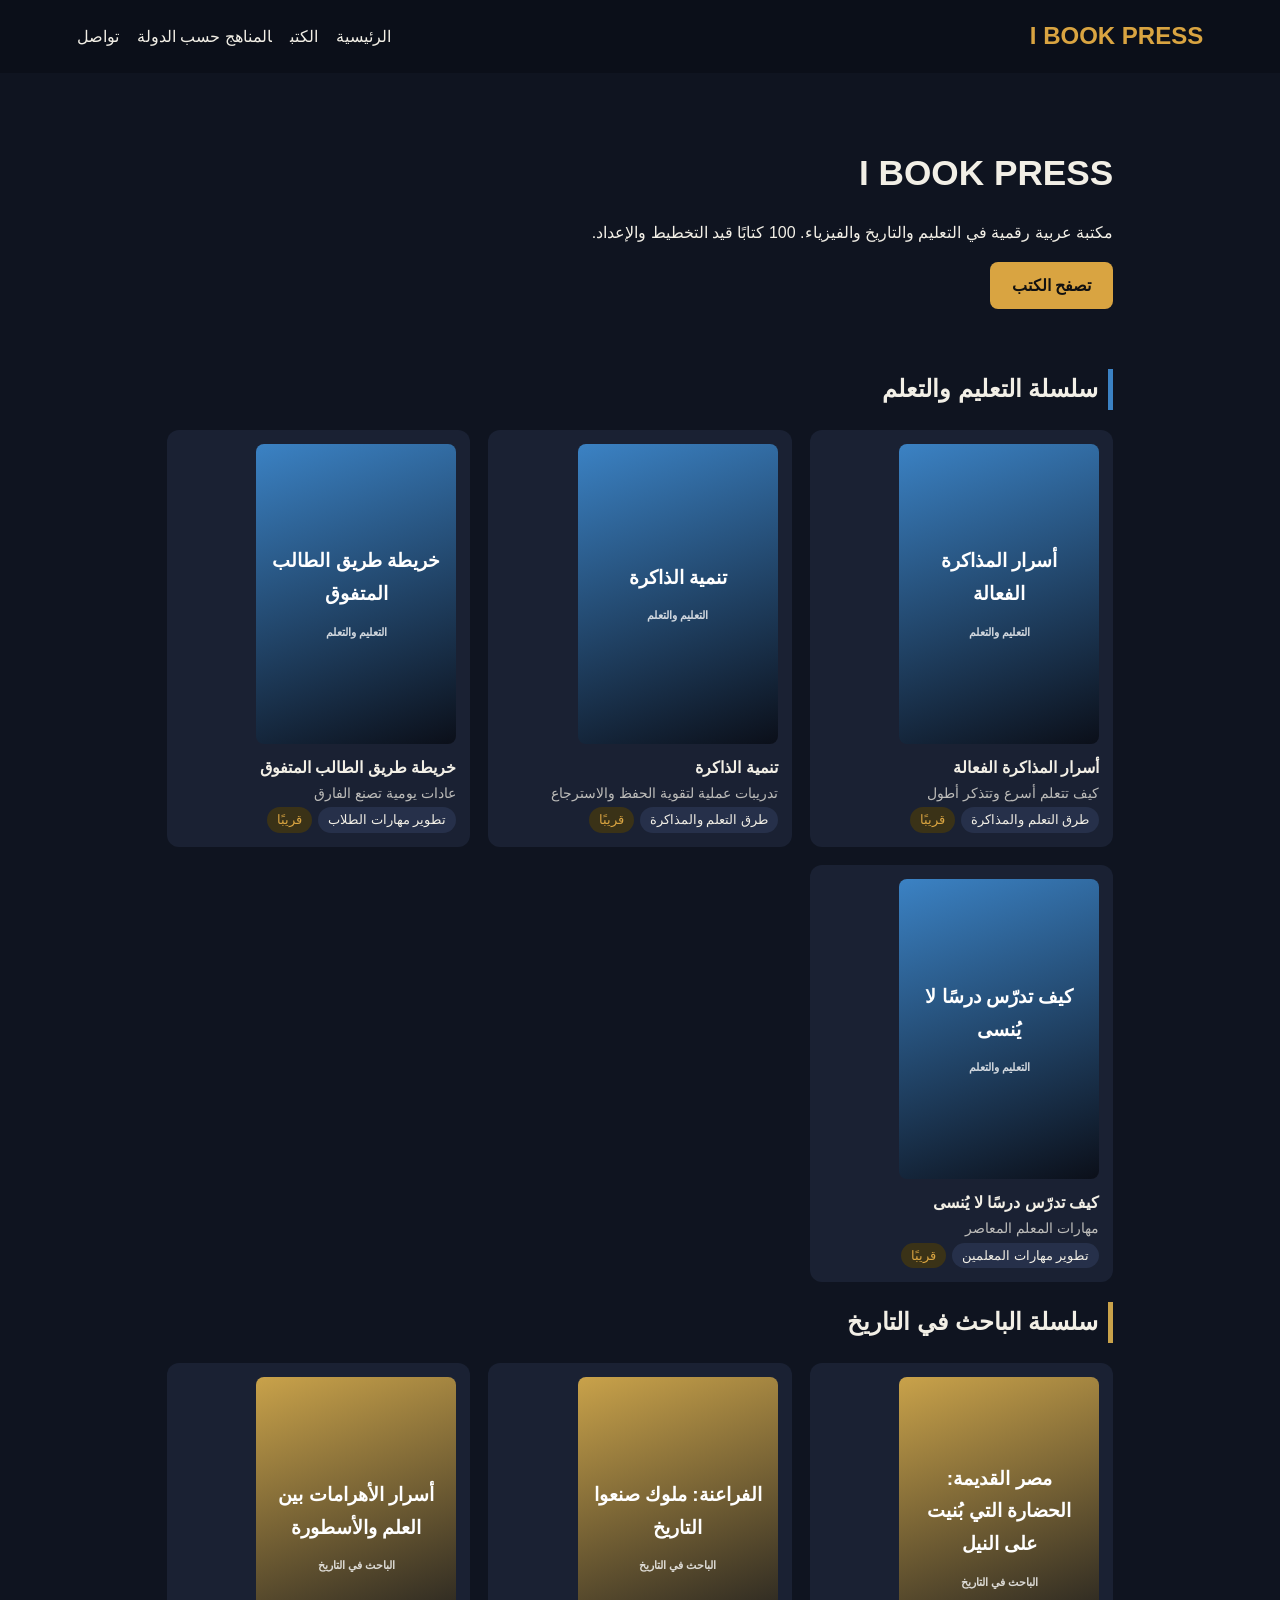
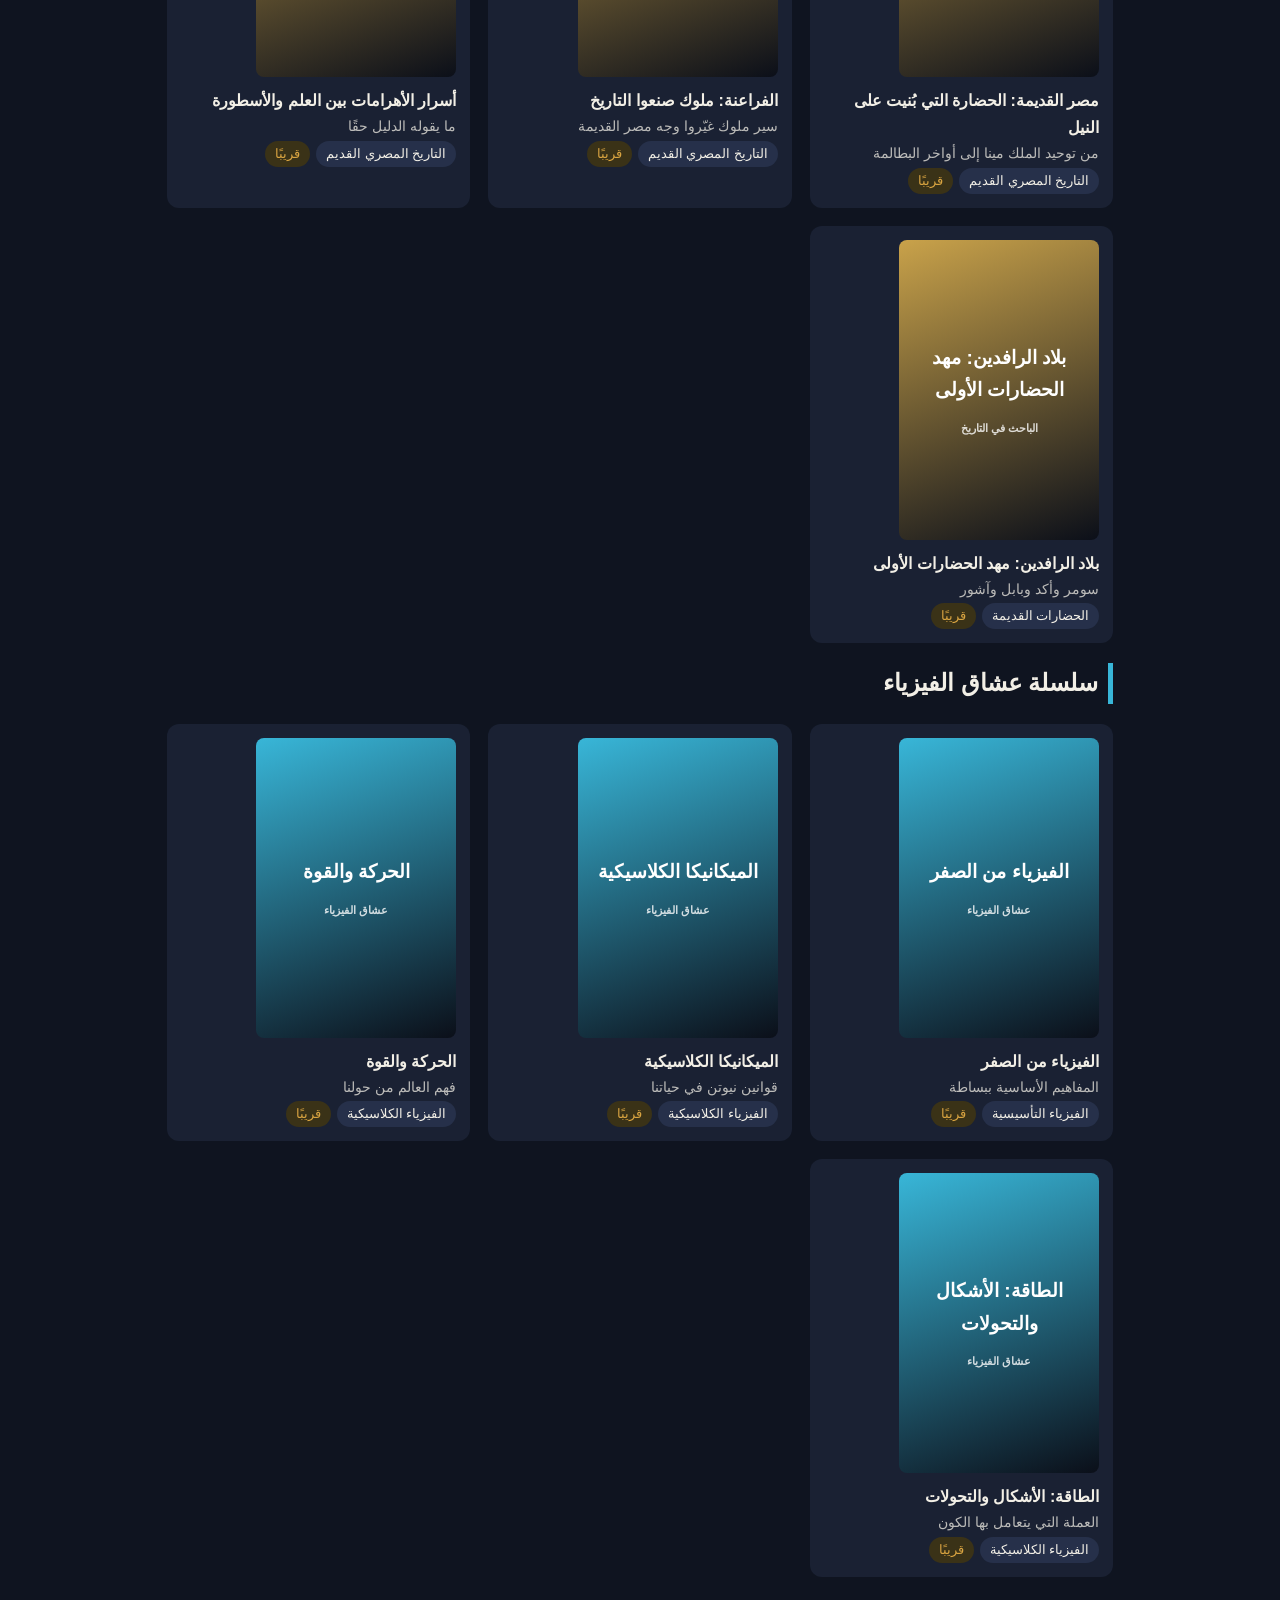
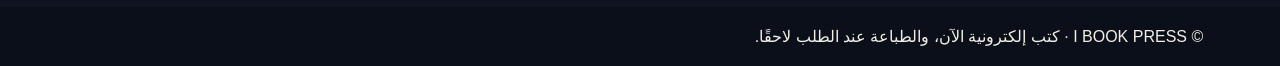
<file: index.html>
<!doctype html><html lang="ar" dir="rtl"><head><meta charset="utf-8"><meta name="viewport" content="width=device-width,initial-scale=1"><title>I BOOK PRESS</title><link rel="stylesheet" href="style.css"></head><body data-page="home"><script src="app.js"></script></body></html>
</file>
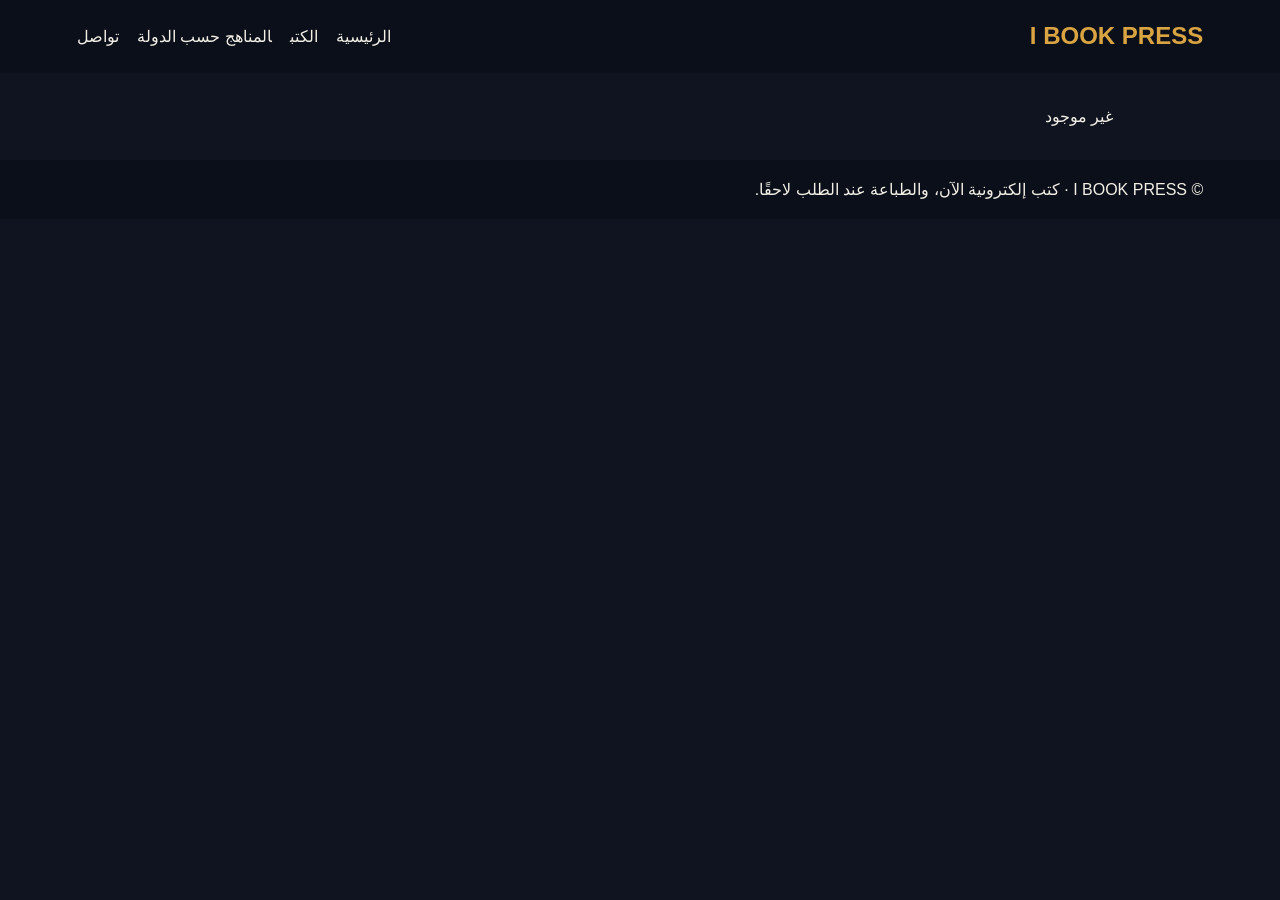
<file: book.html>
<!doctype html><html lang="ar" dir="rtl"><head><meta charset="utf-8"><meta name="viewport" content="width=device-width,initial-scale=1"><title>I BOOK PRESS</title><link rel="stylesheet" href="style.css"></head><body data-page="book"><script src="app.js"></script></body></html>
</file>
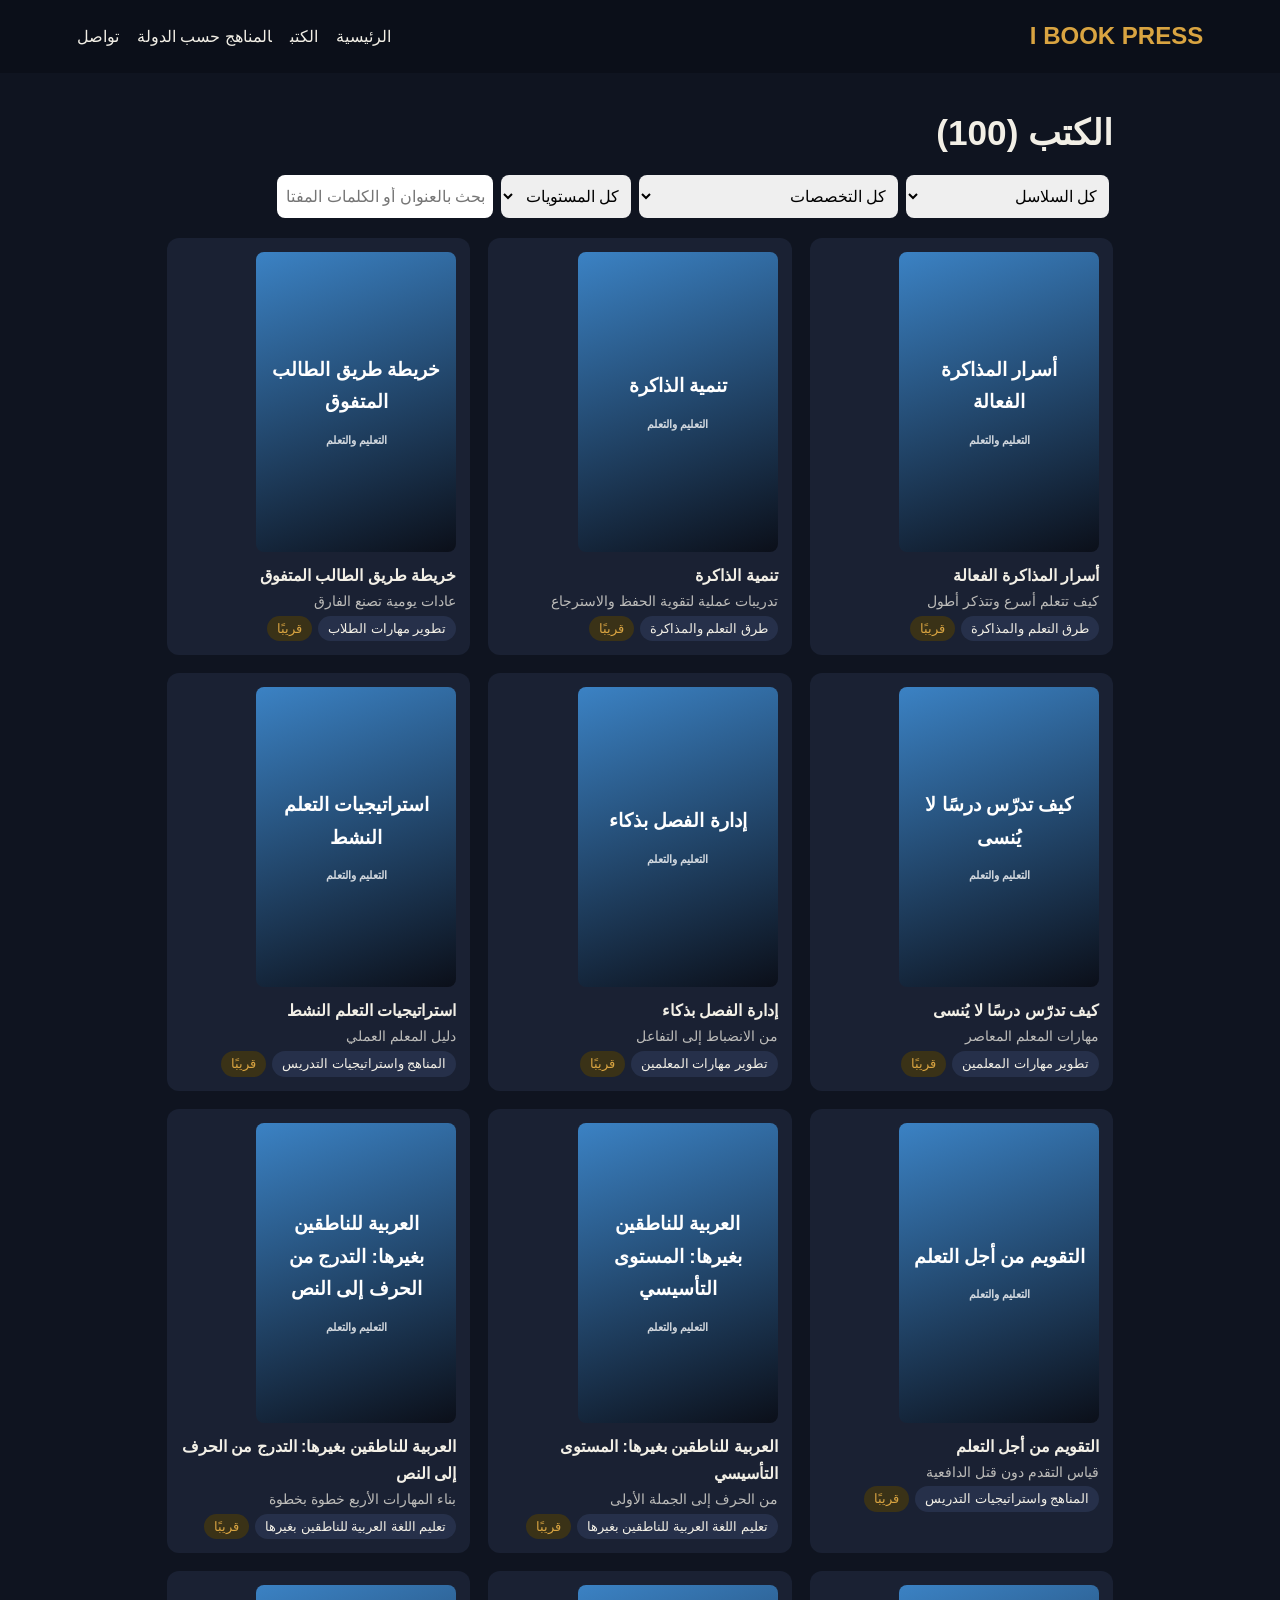
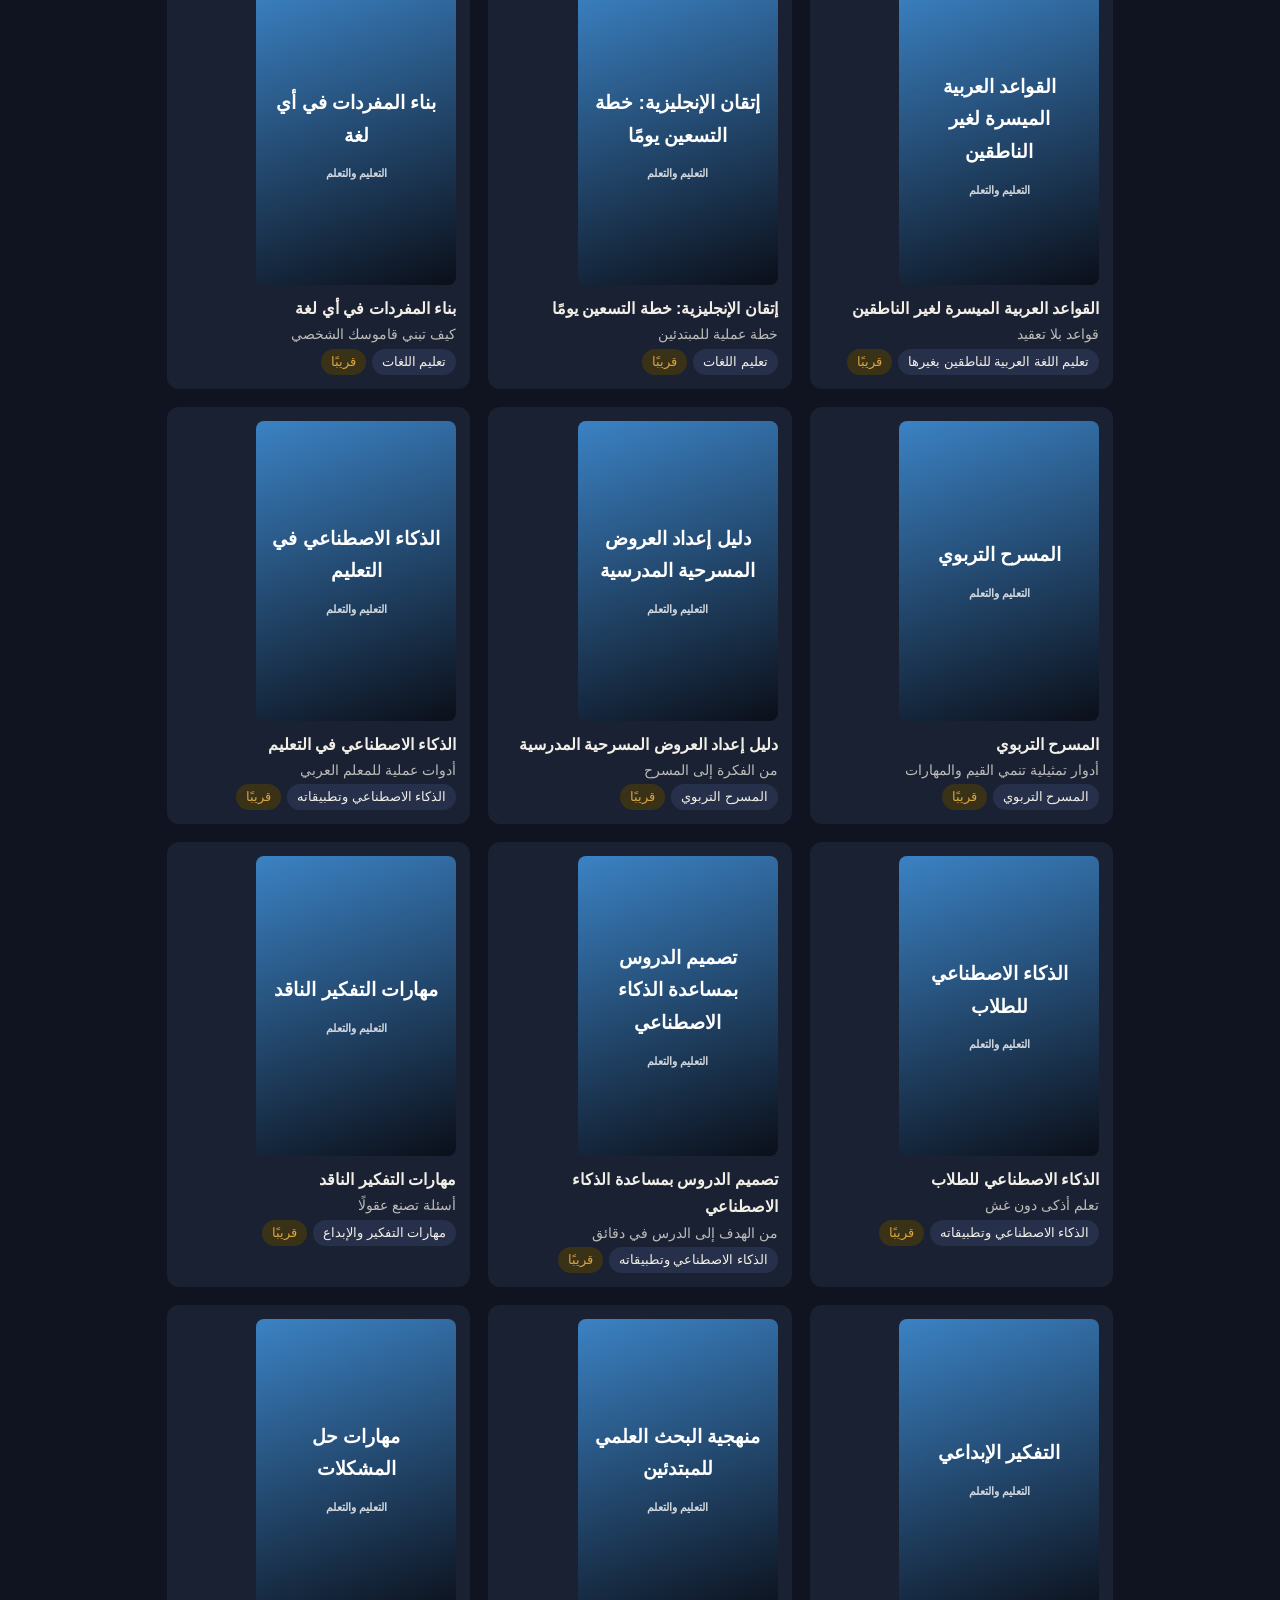
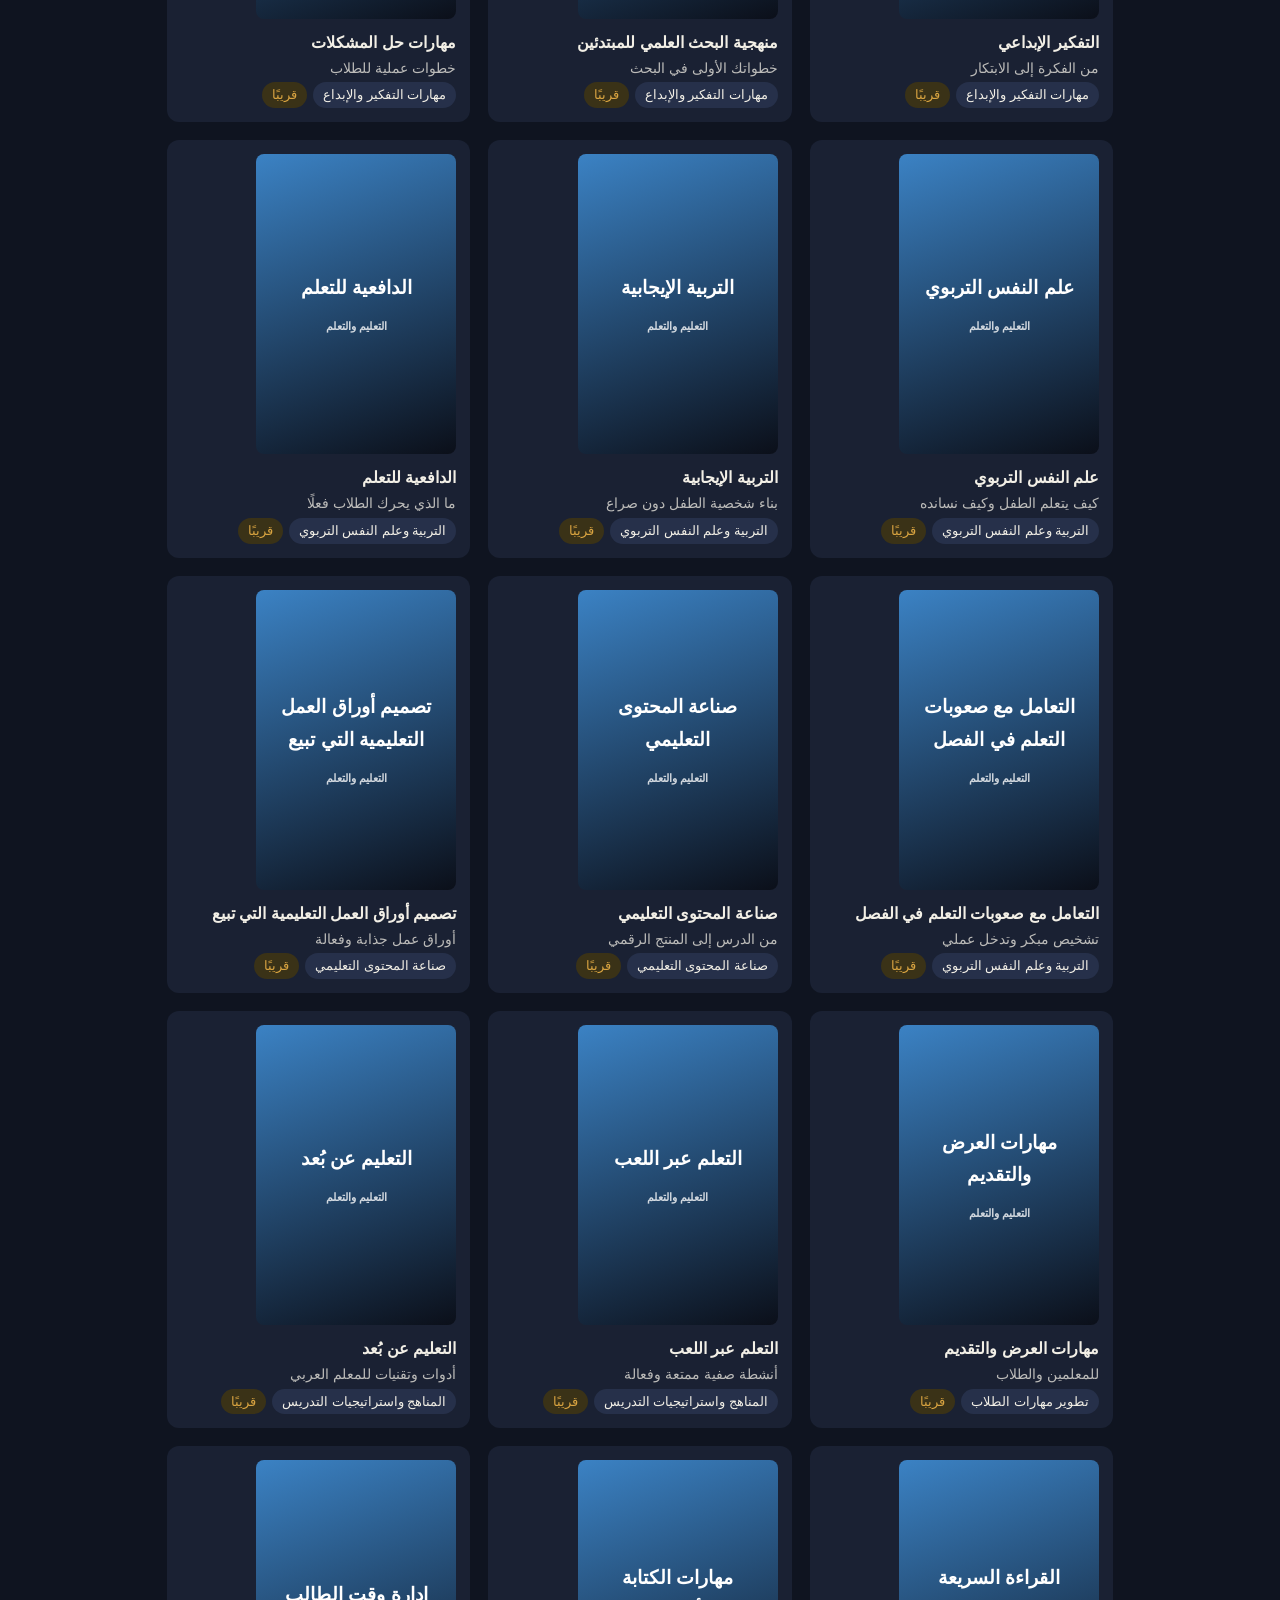
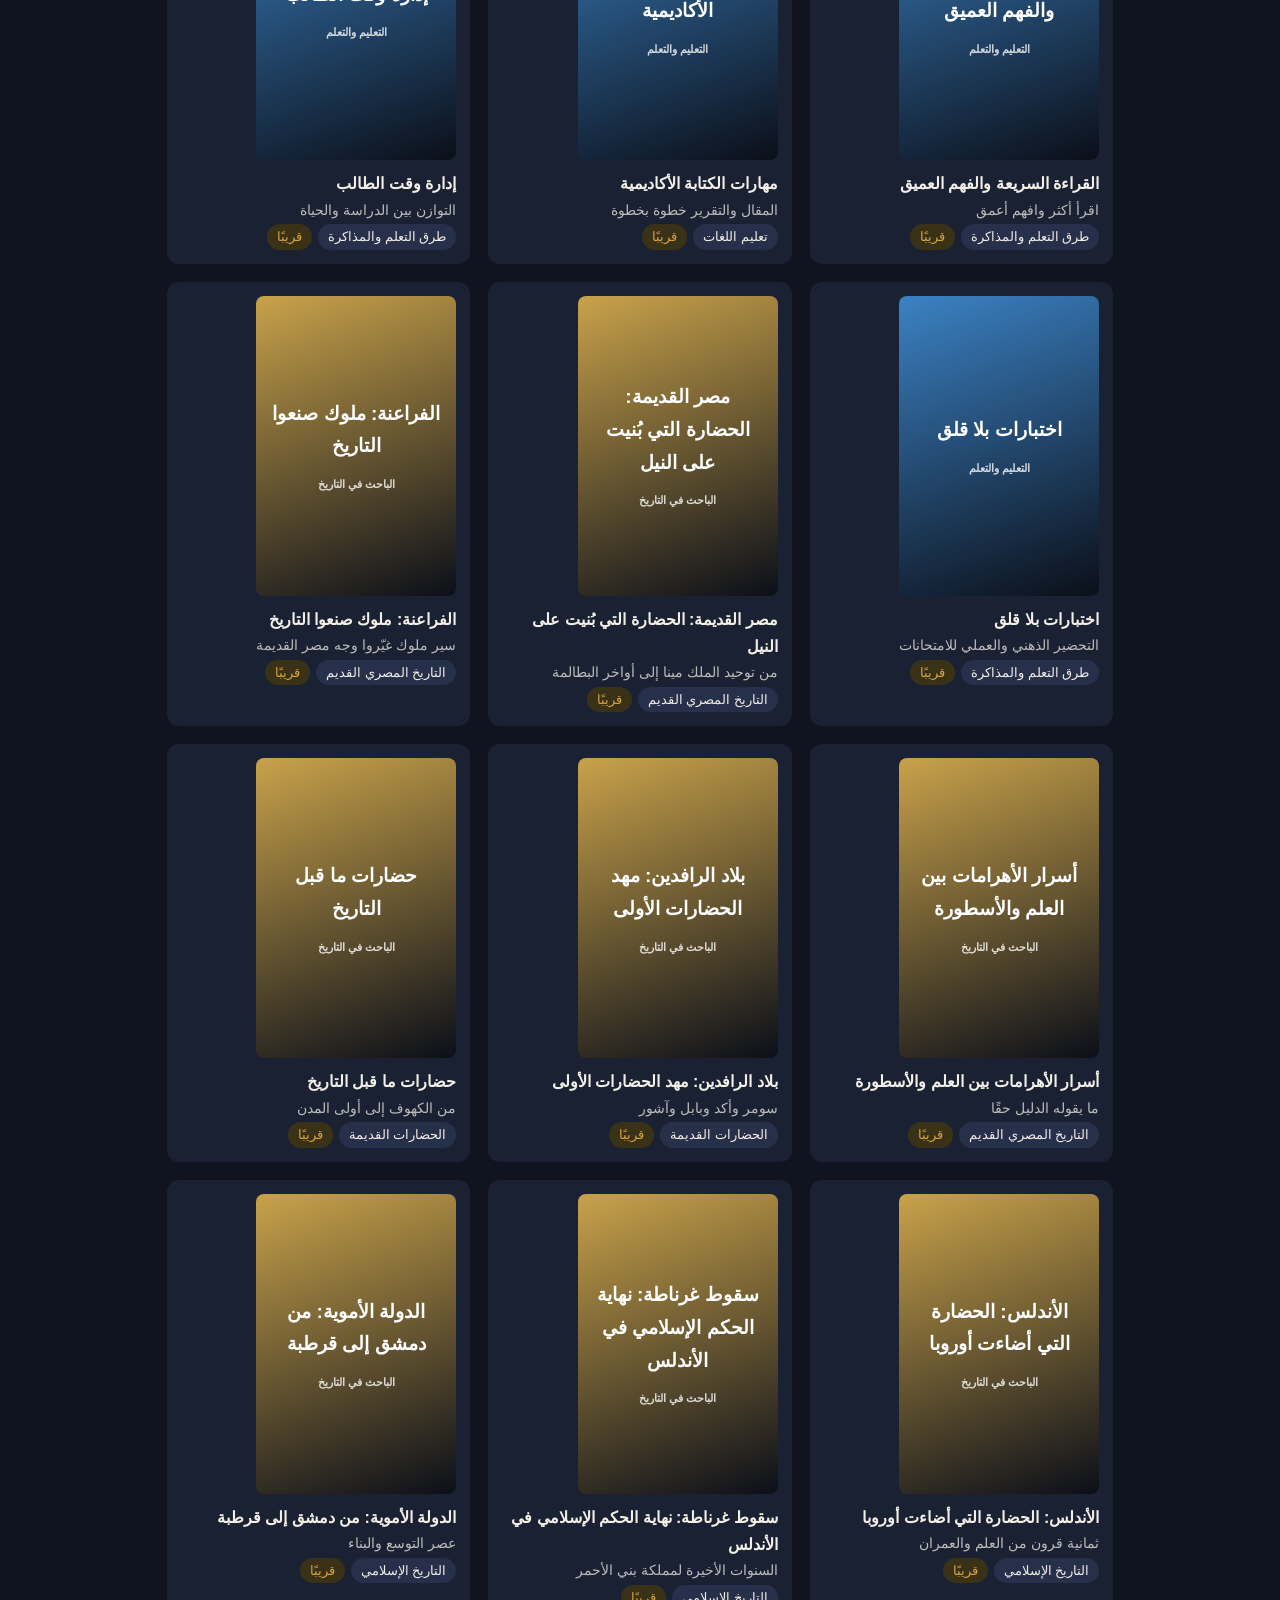
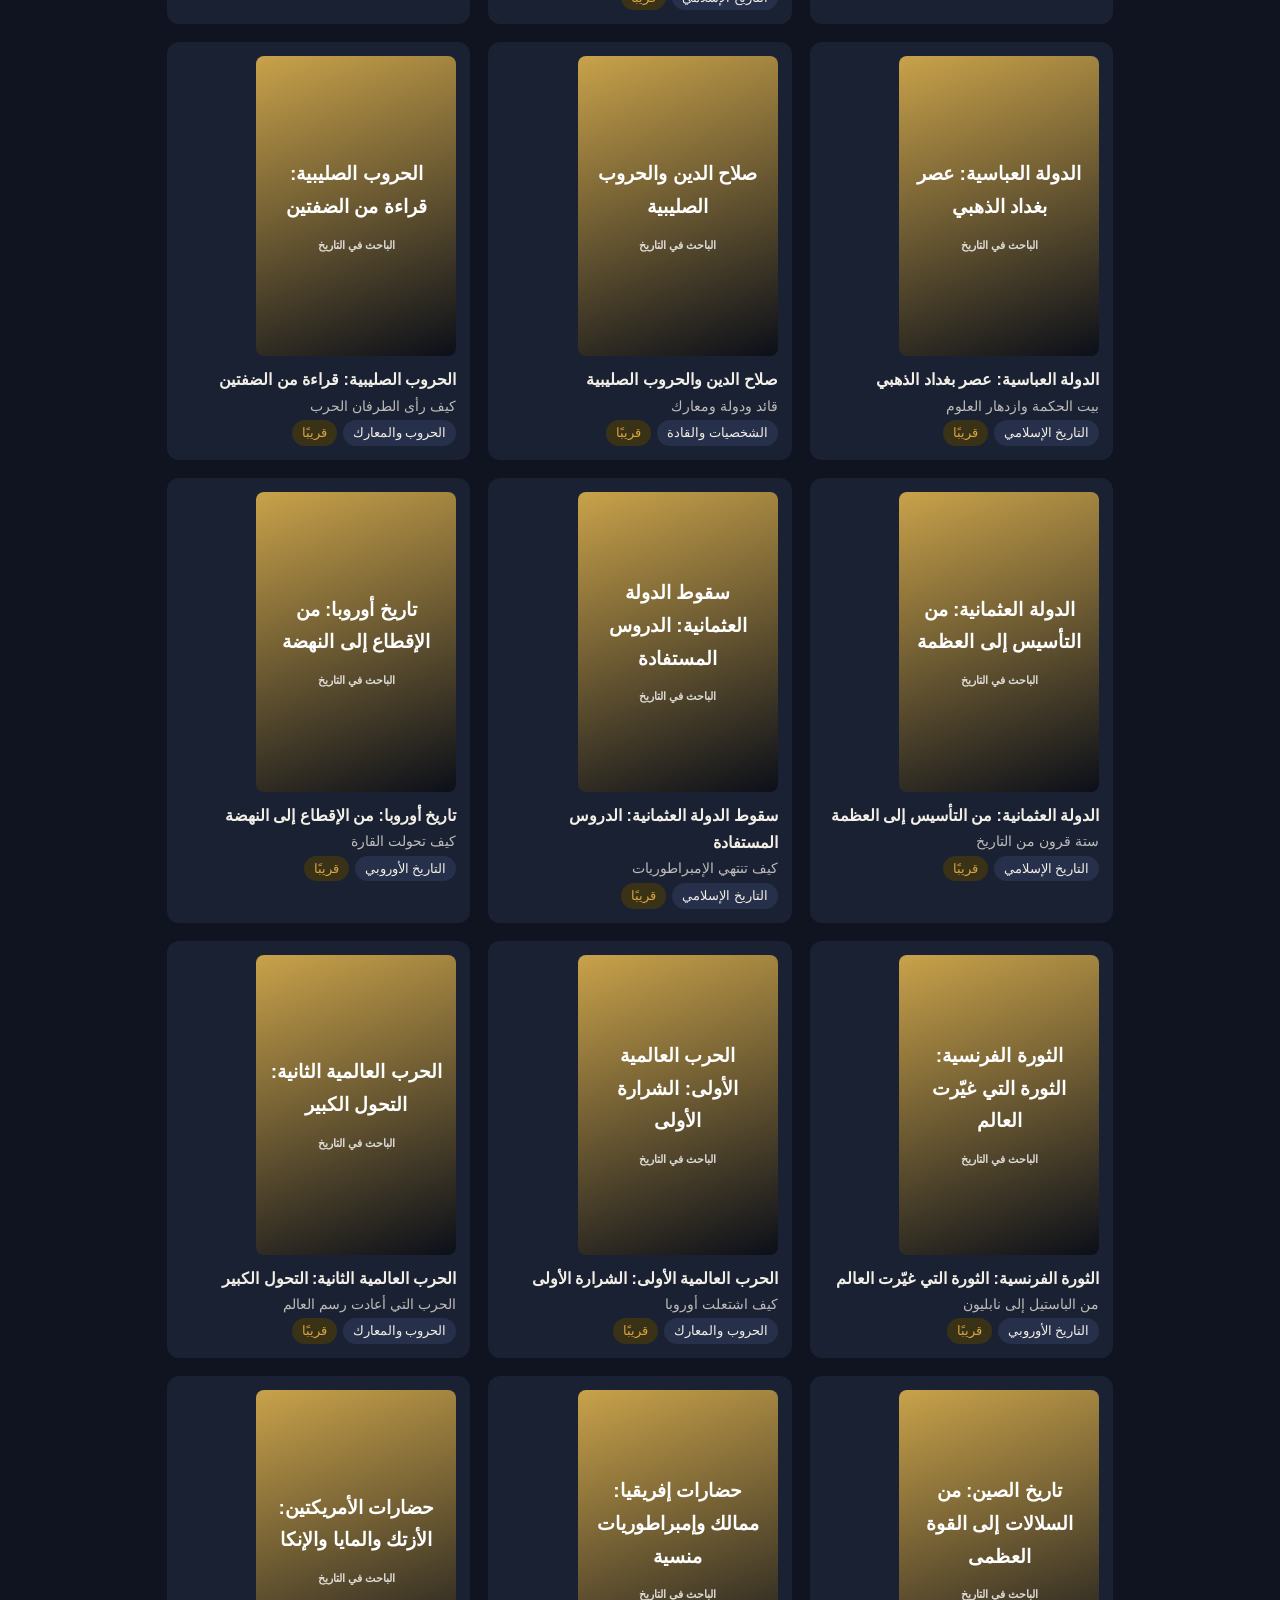
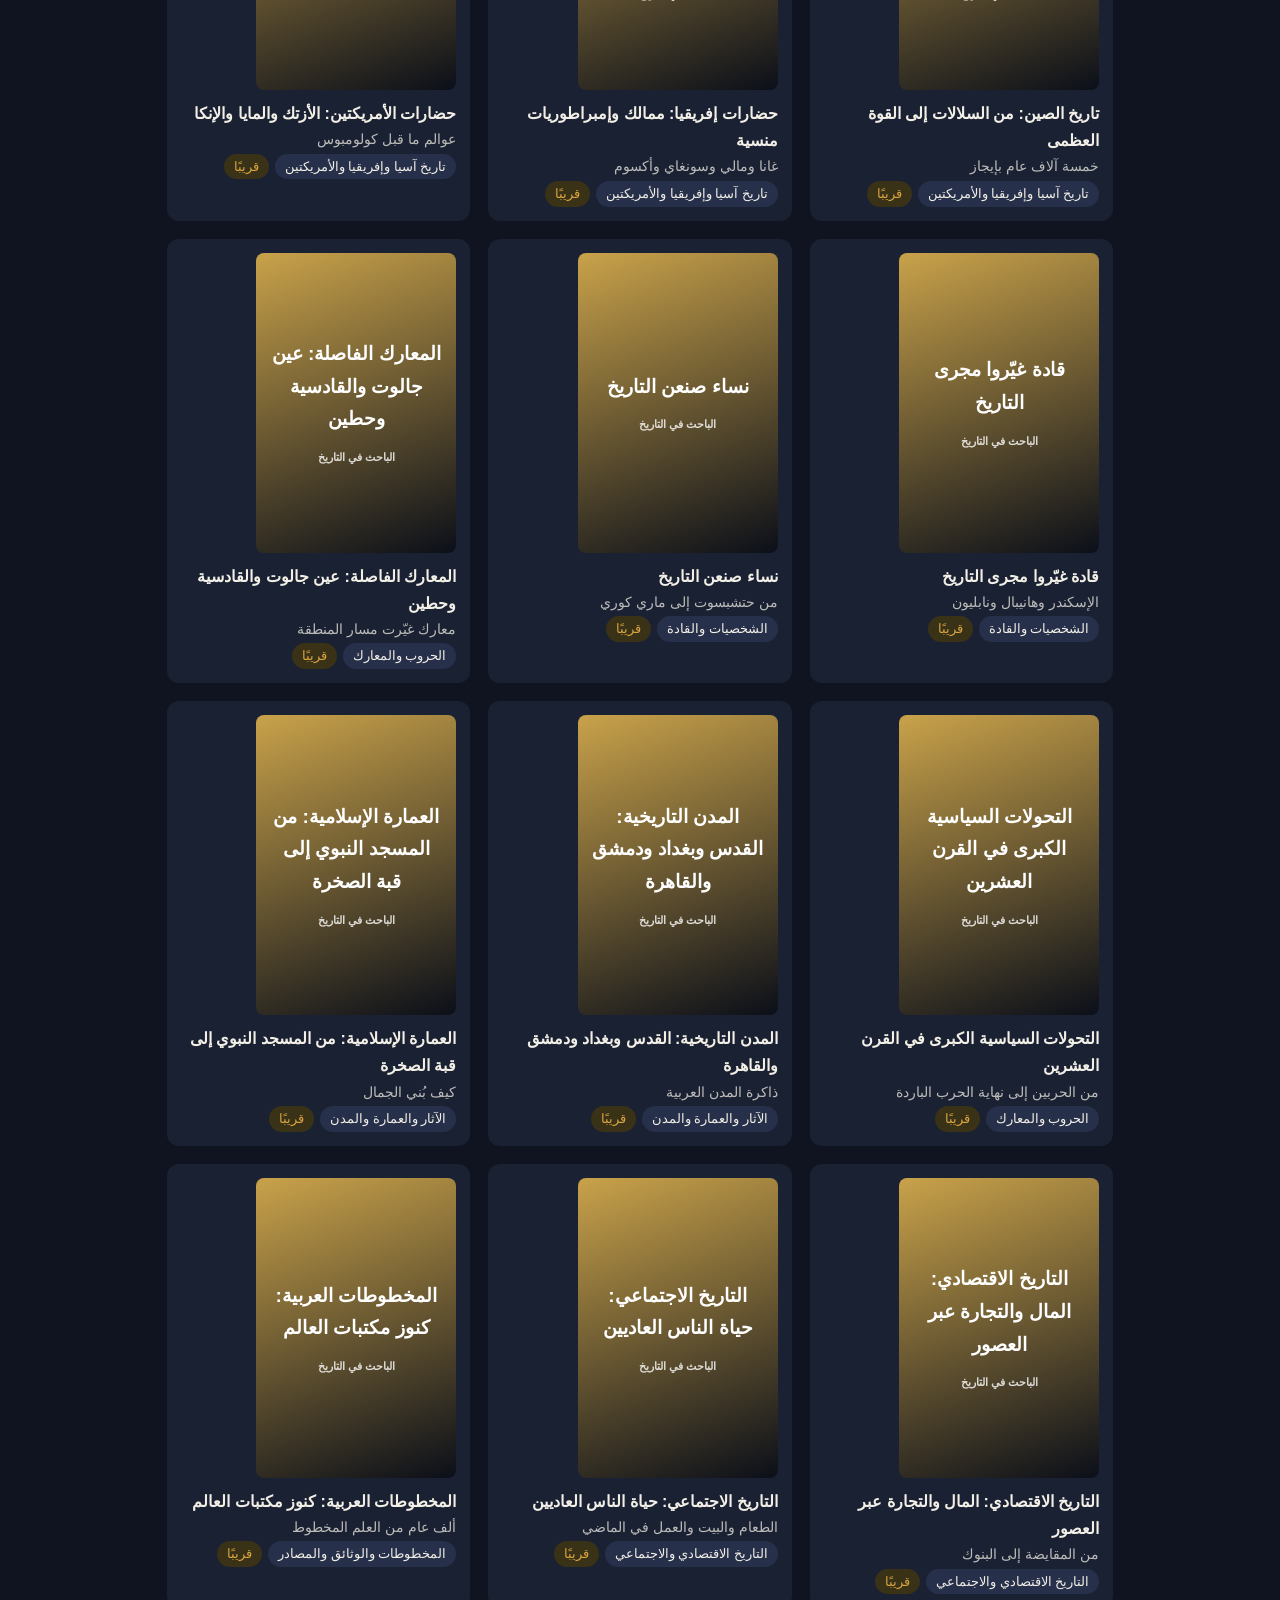
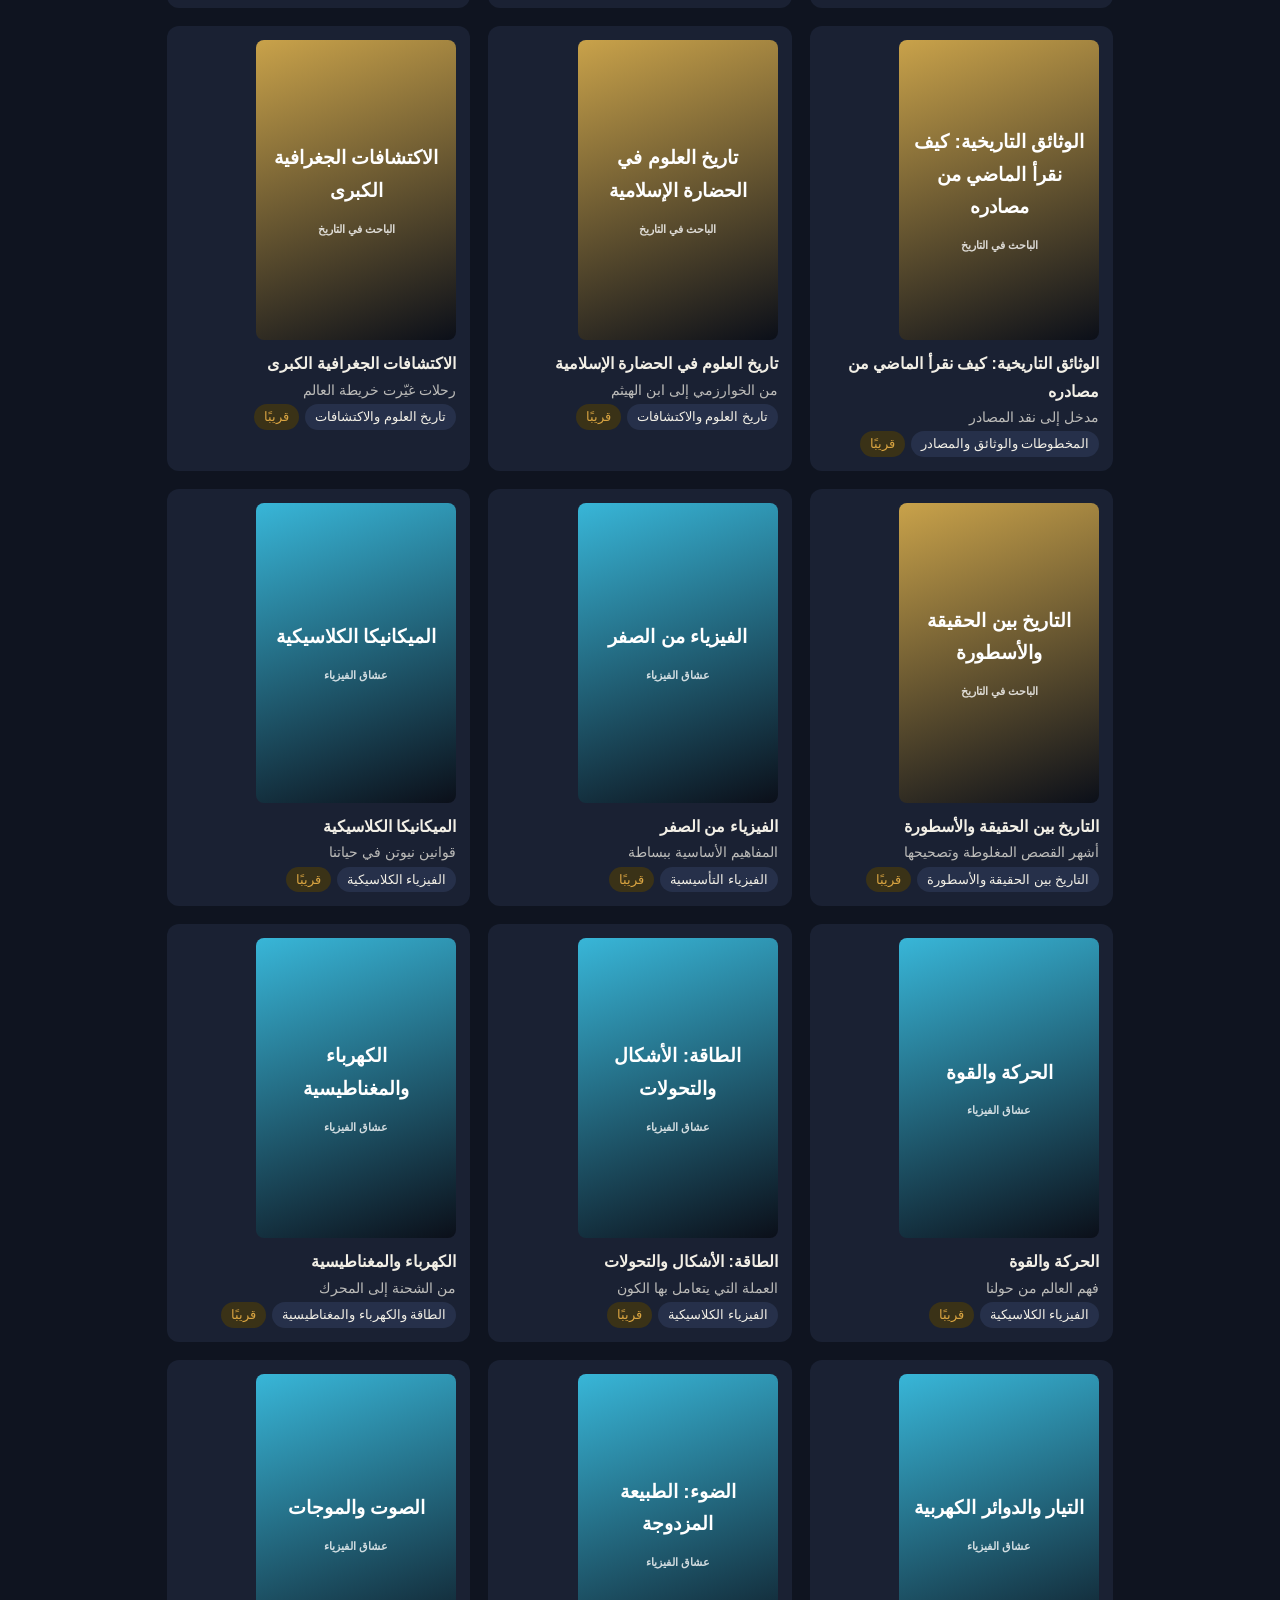
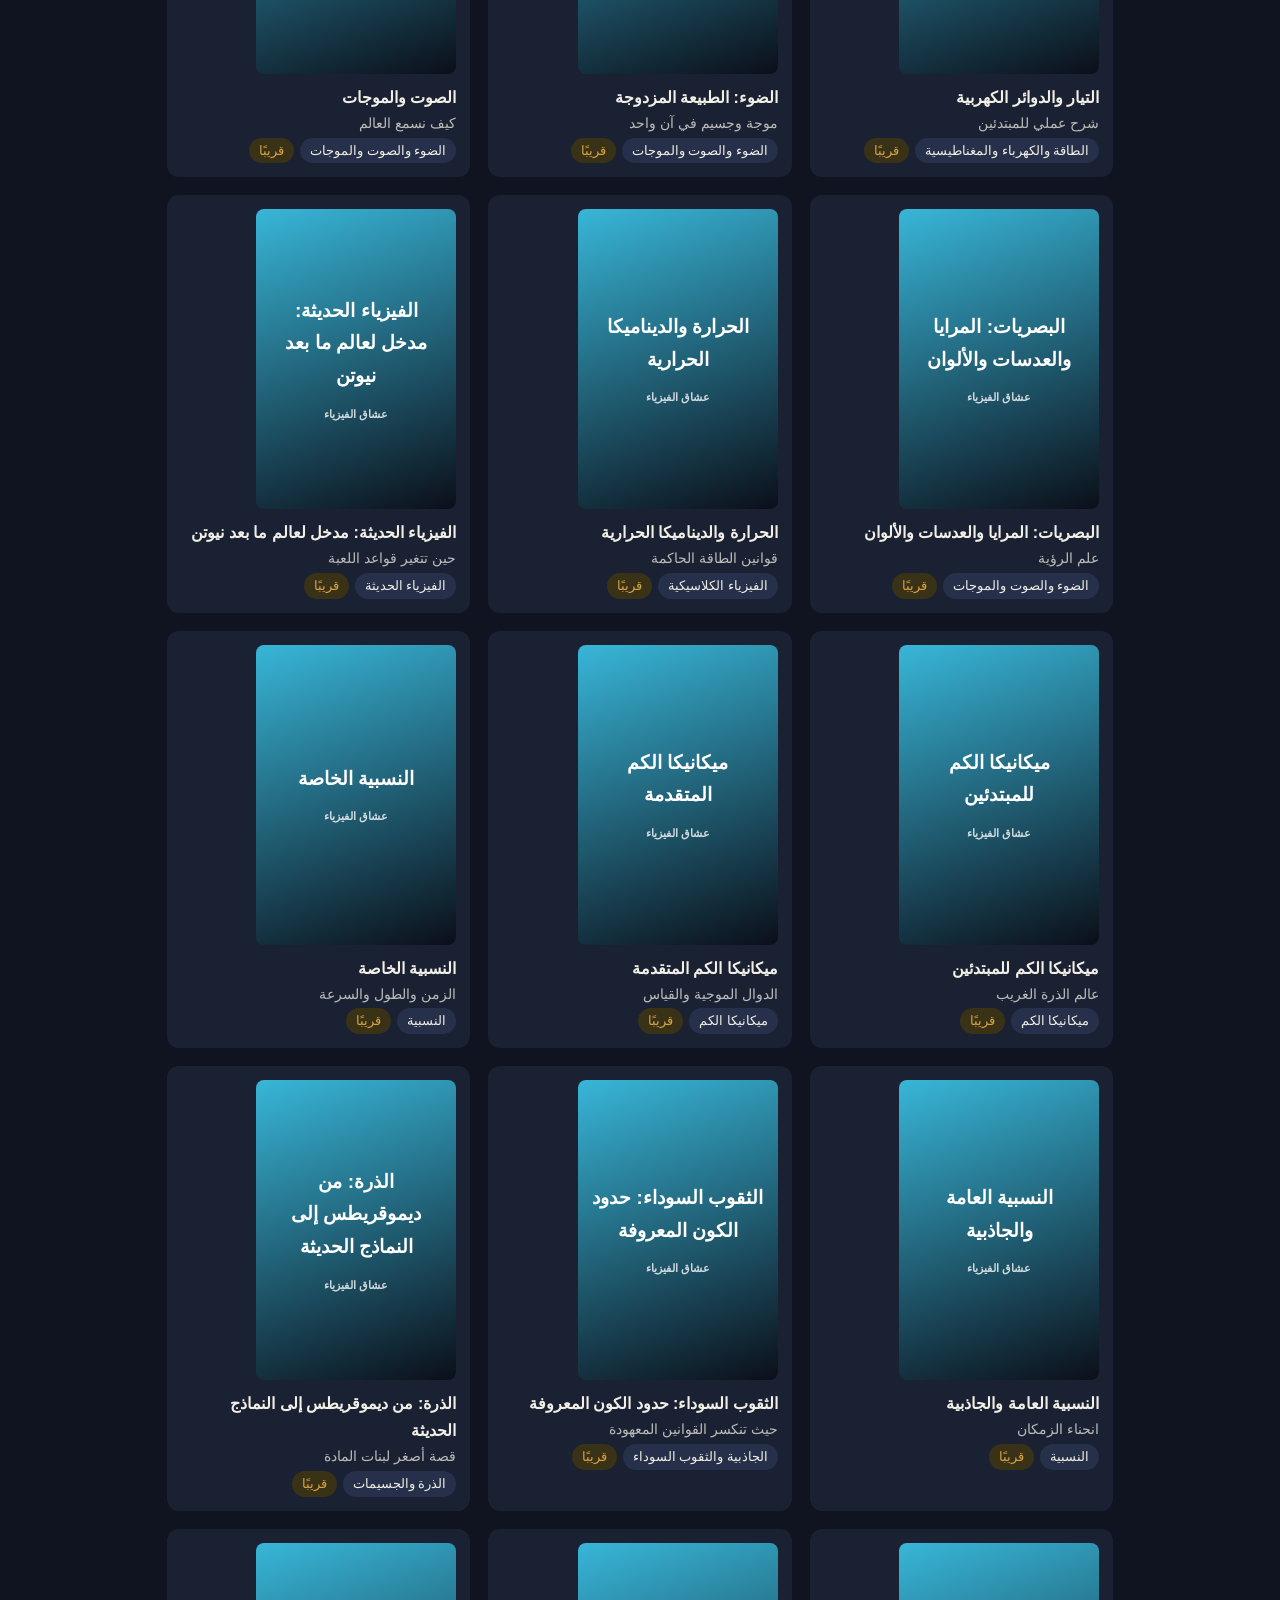
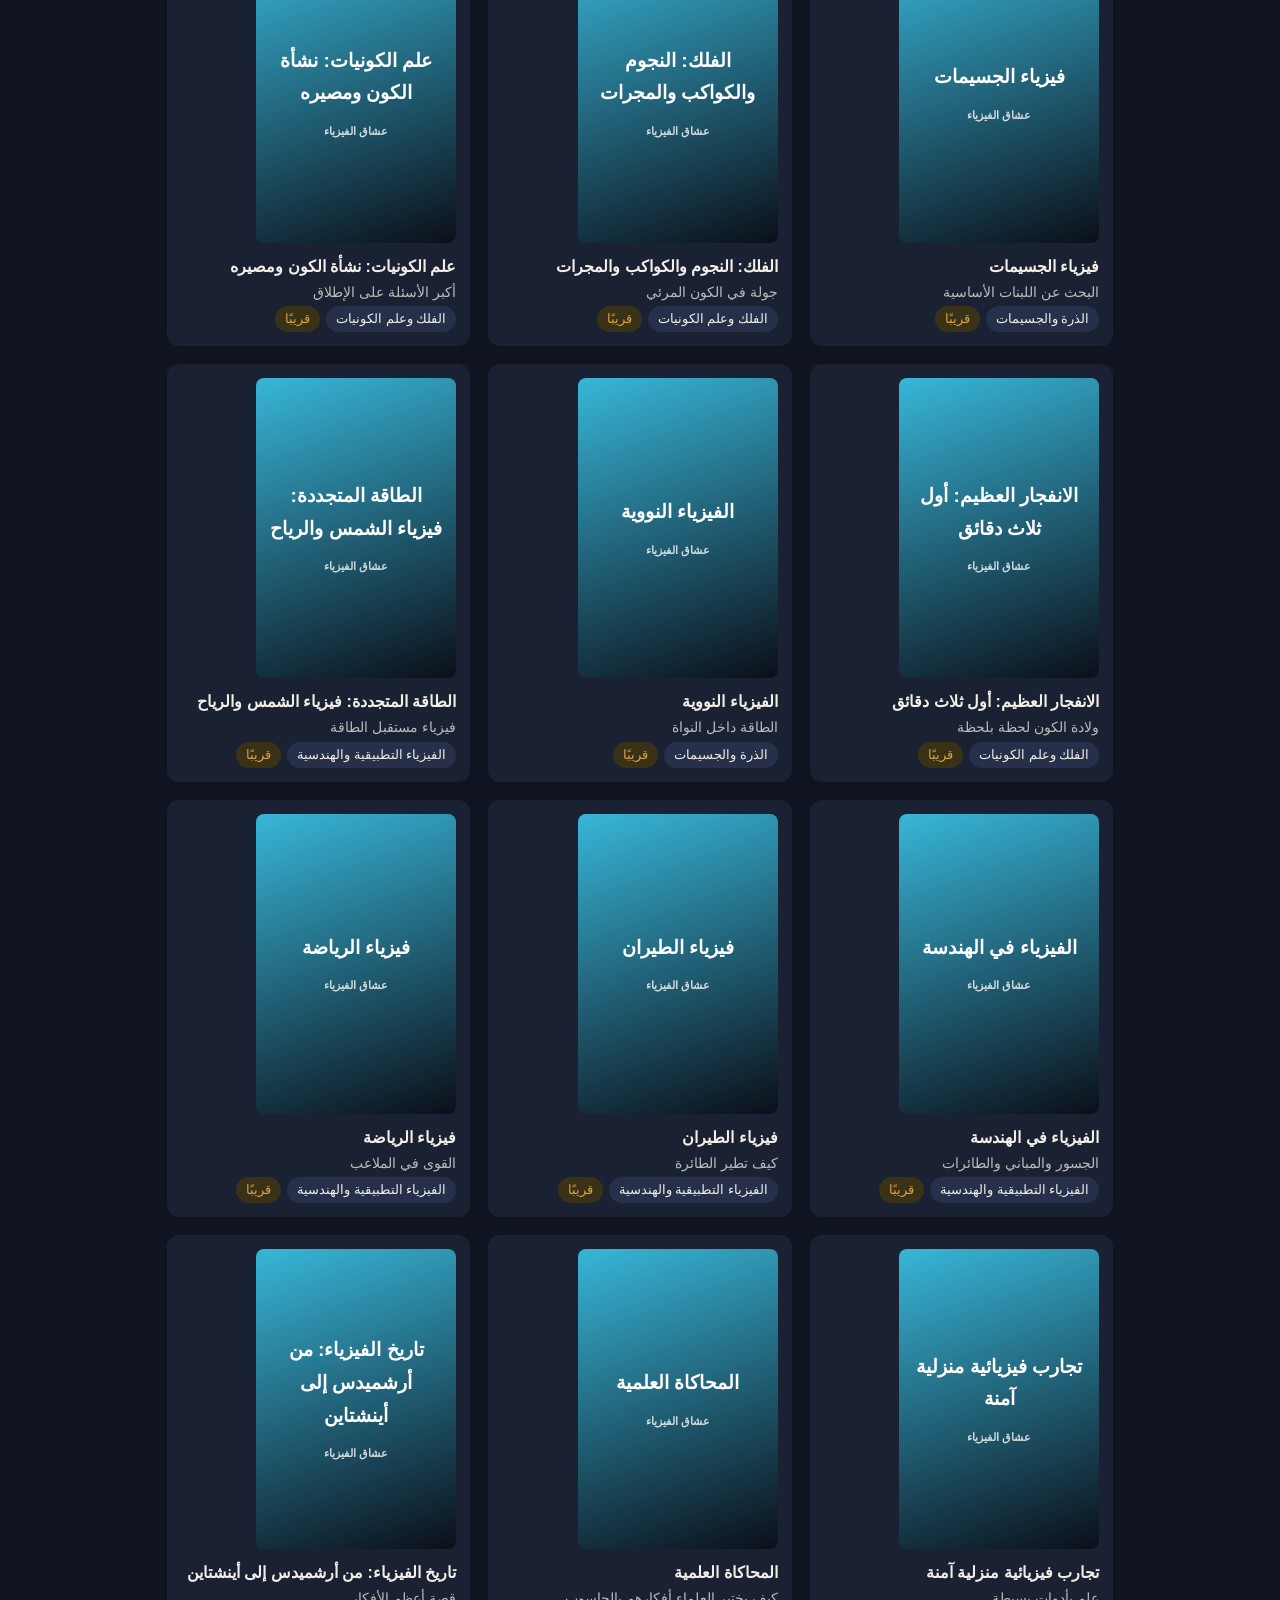
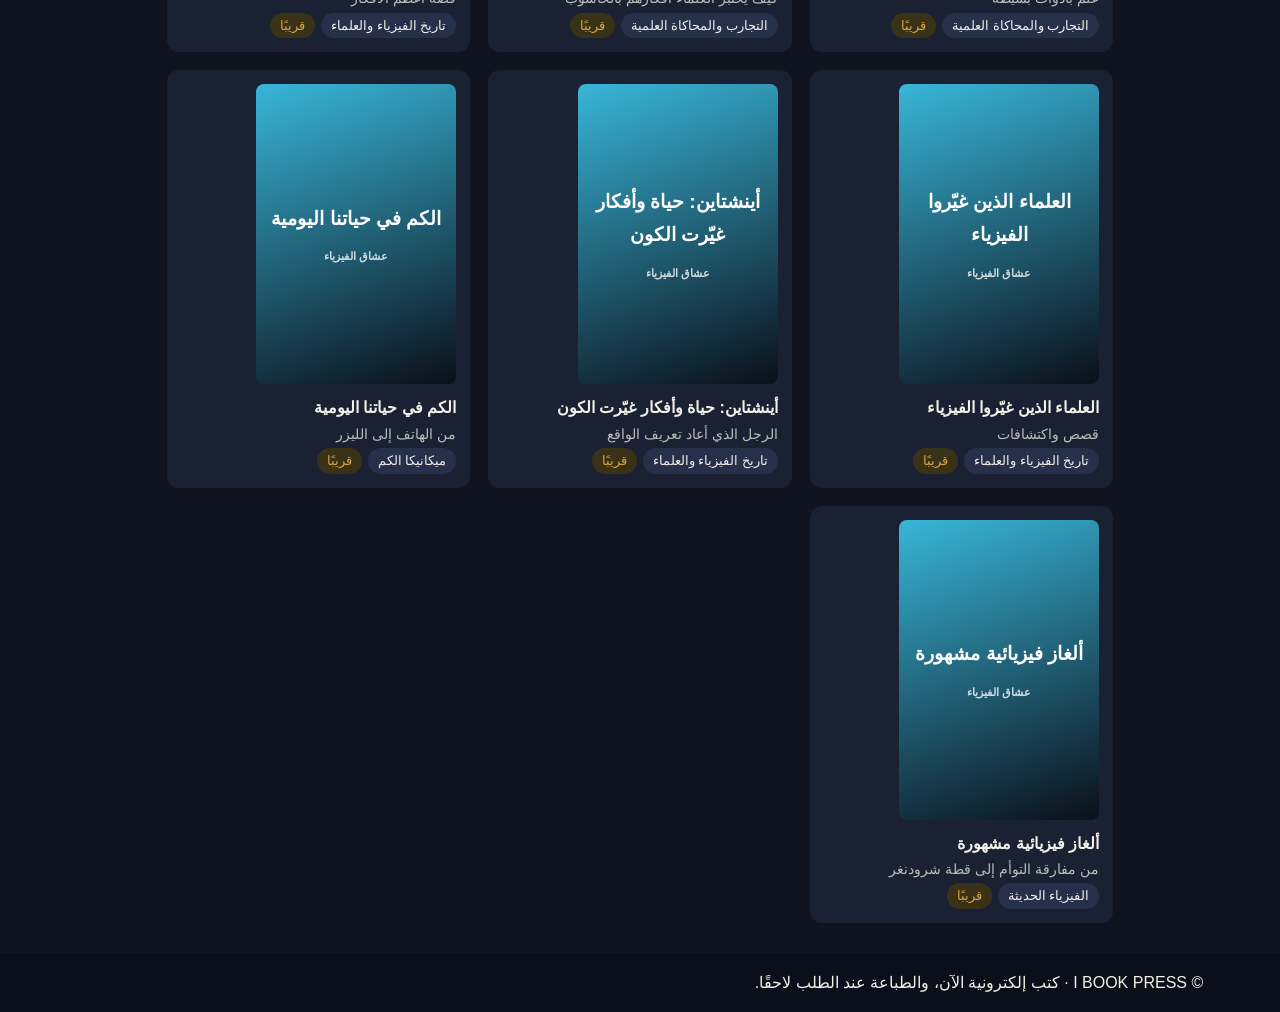
<file: books.html>
<!doctype html><html lang="ar" dir="rtl"><head><meta charset="utf-8"><meta name="viewport" content="width=device-width,initial-scale=1"><title>I BOOK PRESS</title><link rel="stylesheet" href="style.css"></head><body data-page="books"><script src="app.js"></script></body></html>
</file>
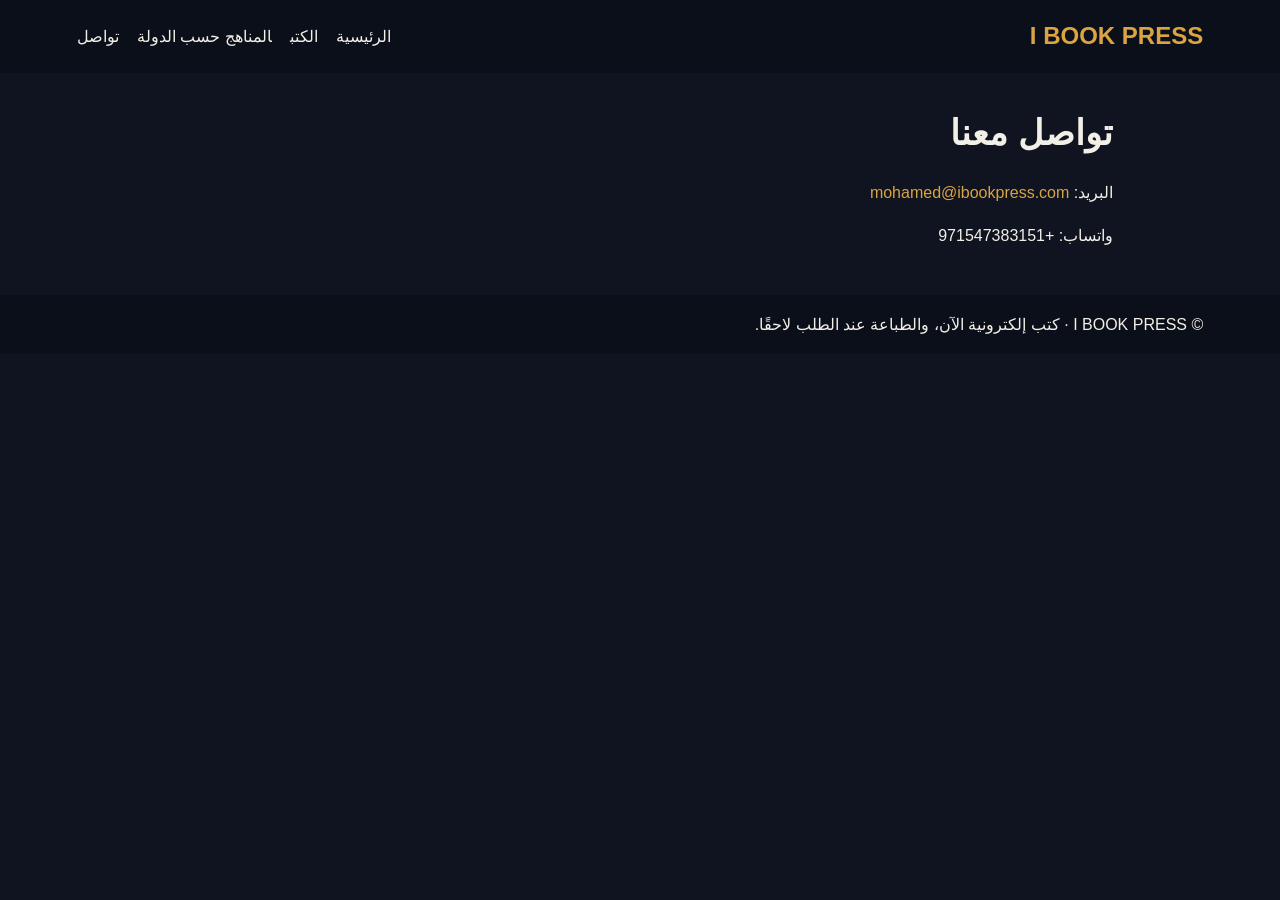
<file: contact.html>
<!doctype html><html lang="ar" dir="rtl"><head><meta charset="utf-8"><meta name="viewport" content="width=device-width,initial-scale=1"><title>تواصل</title><link rel="stylesheet" href="style.css"></head><body data-page="contact"><script src="app.js"></script><script>document.querySelector('#m').innerHTML='<h1>تواصل معنا</h1><p>البريد: <a href="mailto:mohamed@ibookpress.com">mohamed@ibookpress.com</a></p><p>واتساب: +971547383151</p>'</script></body></html>
</file>
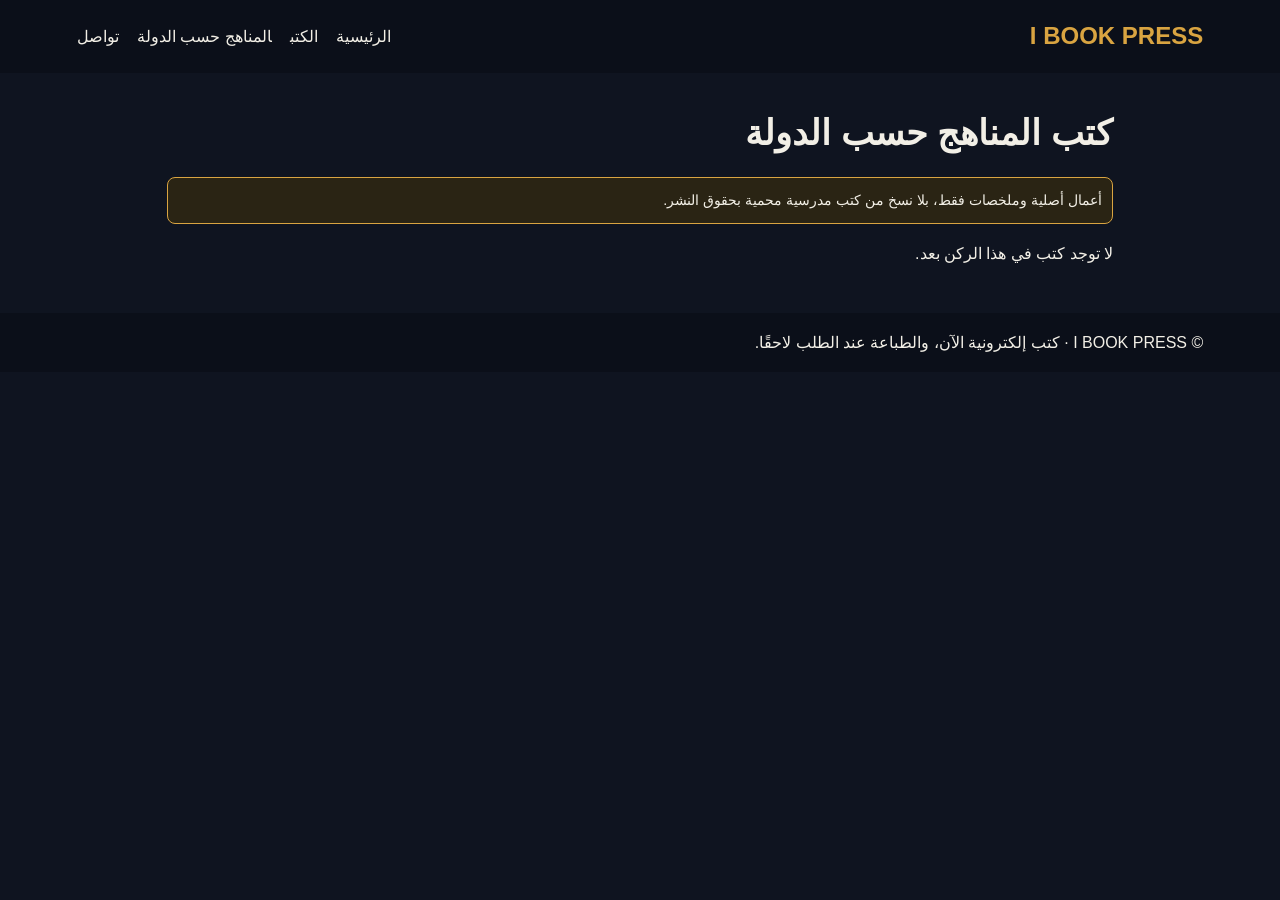
<file: textbooks.html>
<!doctype html><html lang="ar" dir="rtl"><head><meta charset="utf-8"><meta name="viewport" content="width=device-width,initial-scale=1"><title>I BOOK PRESS</title><link rel="stylesheet" href="style.css"></head><body data-page="textbooks"><script src="app.js"></script></body></html>
</file>
<file: style.css>
:root{--bg:#0f1420;--fg:#f2efe6;--acc:#d9a441;--card:#1a2133}
*{box-sizing:border-box}body{margin:0;font-family:"Noto Naskh Arabic","Segoe UI",sans-serif;background:var(--bg);color:var(--fg);line-height:1.7}
header,footer{padding:16px 6vw;display:flex;gap:20px;align-items:center;justify-content:space-between;background:#0b0f19}
nav a{color:var(--fg);margin-inline-start:18px}nav a:hover{color:var(--acc)}
.brand{font-size:1.5rem;color:var(--acc);font-weight:700}main{padding:30px 6vw;max-width:1100px;margin:auto}
.hero{padding:40px 0}h1{font-size:2.2rem;margin:0 0 8px}.grid{display:grid;grid-template-columns:repeat(auto-fill,minmax(230px,1fr));gap:18px}
.card{background:var(--card);border-radius:12px;padding:14px}
.tag{font-size:.8rem;background:#26304a;border-radius:20px;padding:2px 10px;margin-inline-end:6px;display:inline-block}
.video{aspect-ratio:16/9;background:#000;border-radius:10px;display:flex;align-items:center;justify-content:center;color:#8893b0}
select,input{padding:8px;border-radius:8px;border:0;margin:4px;font:inherit}
.note{background:#2a2414;border:1px solid var(--acc);padding:10px;border-radius:8px;font-size:.9rem}
a.card{display:block;color:var(--fg)}.cover{aspect-ratio:2/3;background:linear-gradient(160deg,var(--c,#26304a),#0b0f19);border-radius:8px;display:flex;flex-direction:column;align-items:center;justify-content:center;text-align:center;padding:14px;margin-bottom:10px;font-weight:700;font-size:1.2rem;color:#fff;gap:12px}.cover small{font-size:.7rem;opacity:.8}.cover img{width:100%}
.sub{opacity:.75;font-size:.9rem}.tag.st{background:#3a3217;color:var(--acc)}.btn{display:inline-block;background:var(--acc);color:#111;padding:10px 22px;border-radius:8px;font-weight:700}
h2{border-inline-start:5px solid var(--acc);padding-inline-start:10px}.two{display:grid;grid-template-columns:minmax(160px,1fr) 3fr;gap:24px}.bar{display:flex;flex-wrap:wrap;margin-bottom:16px}.video video{width:100%}
a{text-decoration:none;color:var(--acc)}a.card:hover{outline:1px solid var(--acc)}.cover{max-height:300px}.brand,.sub{unicode-bidi:plaintext}
@media(max-width:700px){.two{grid-template-columns:1fr}header{flex-direction:column}}
</file>
